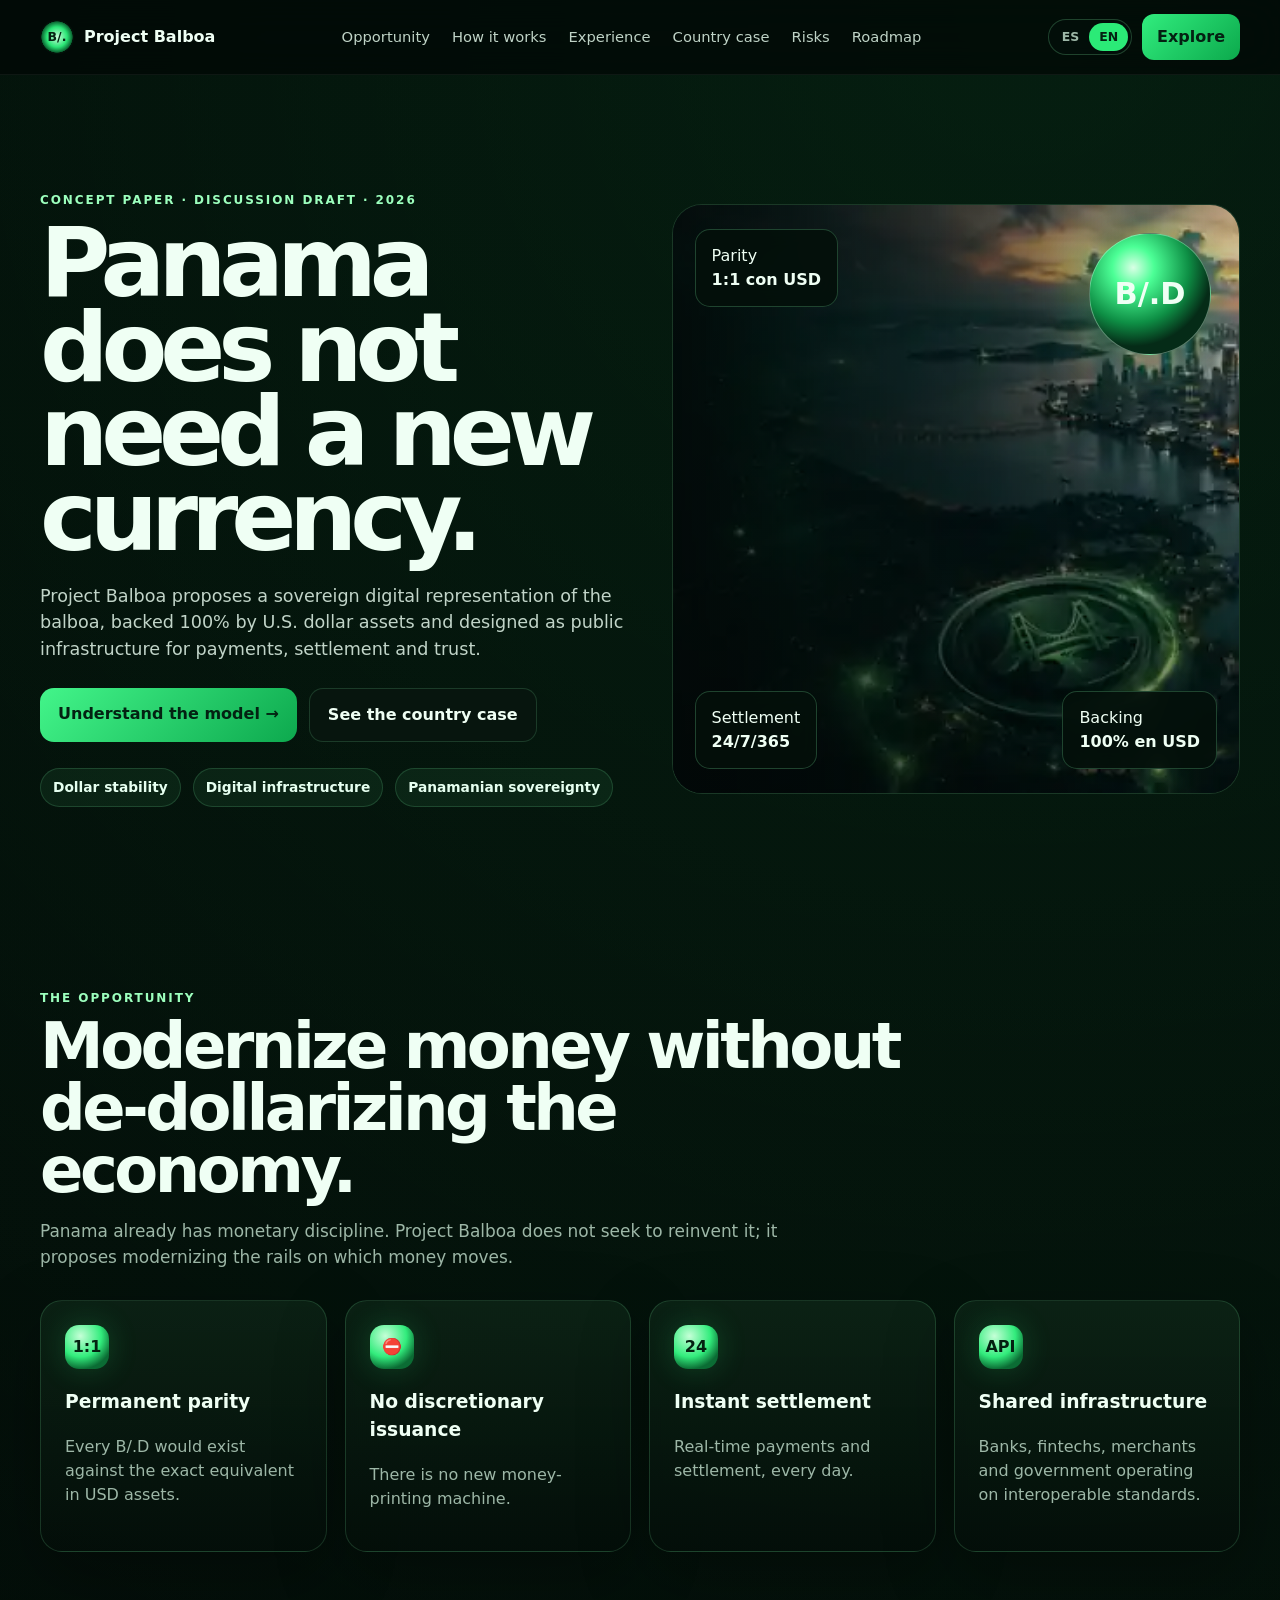
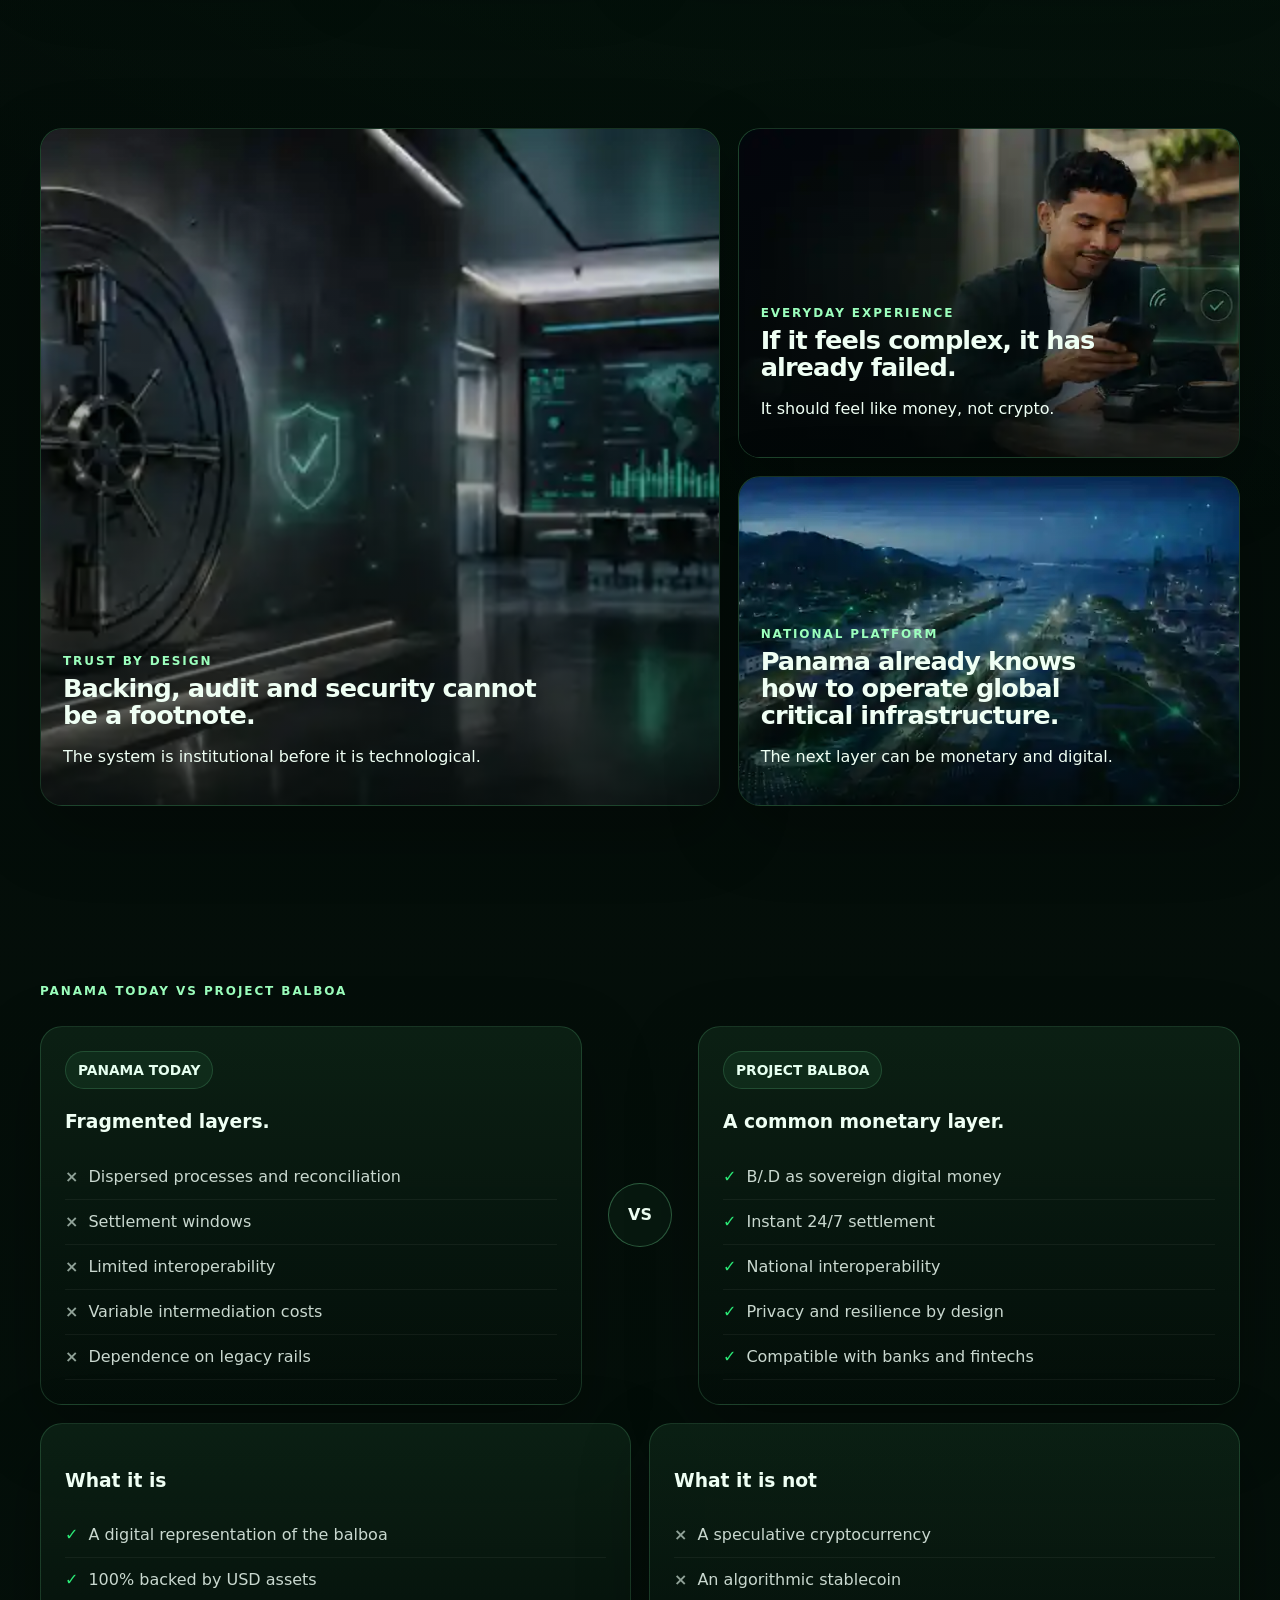
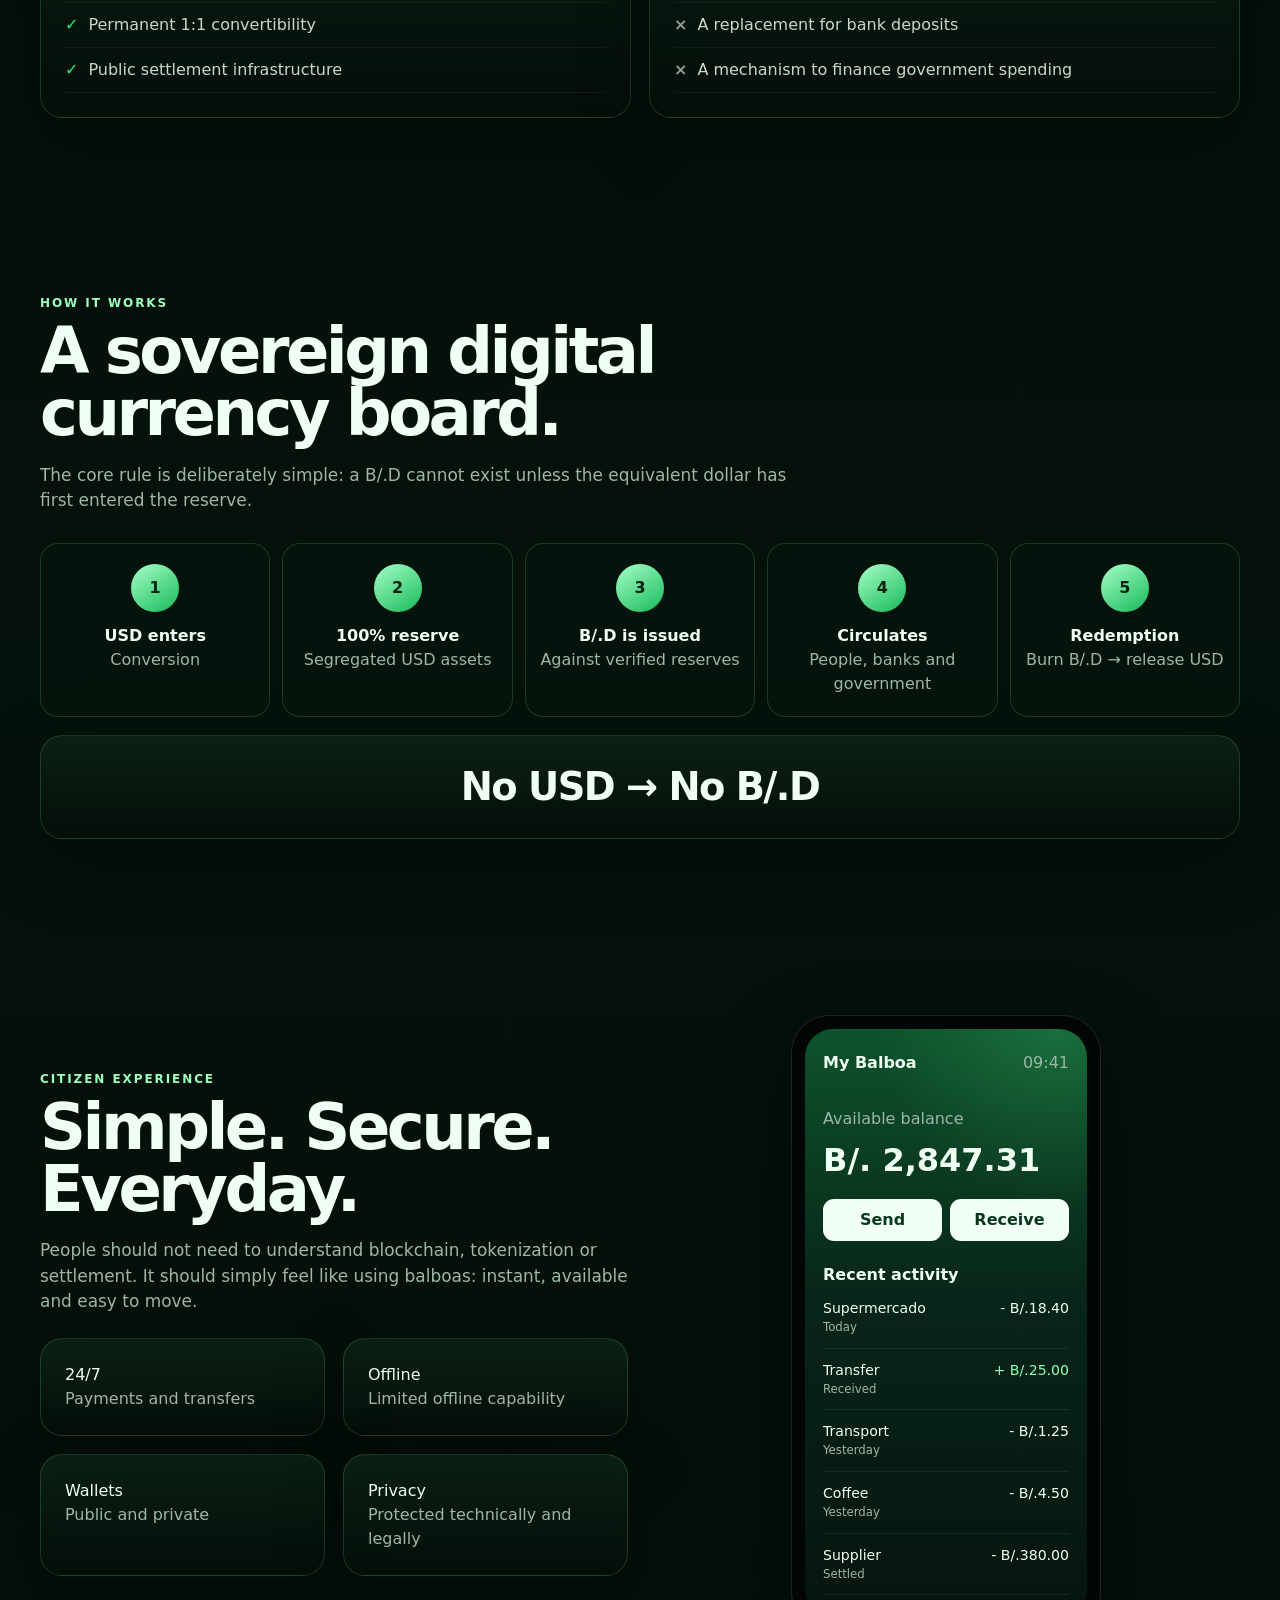
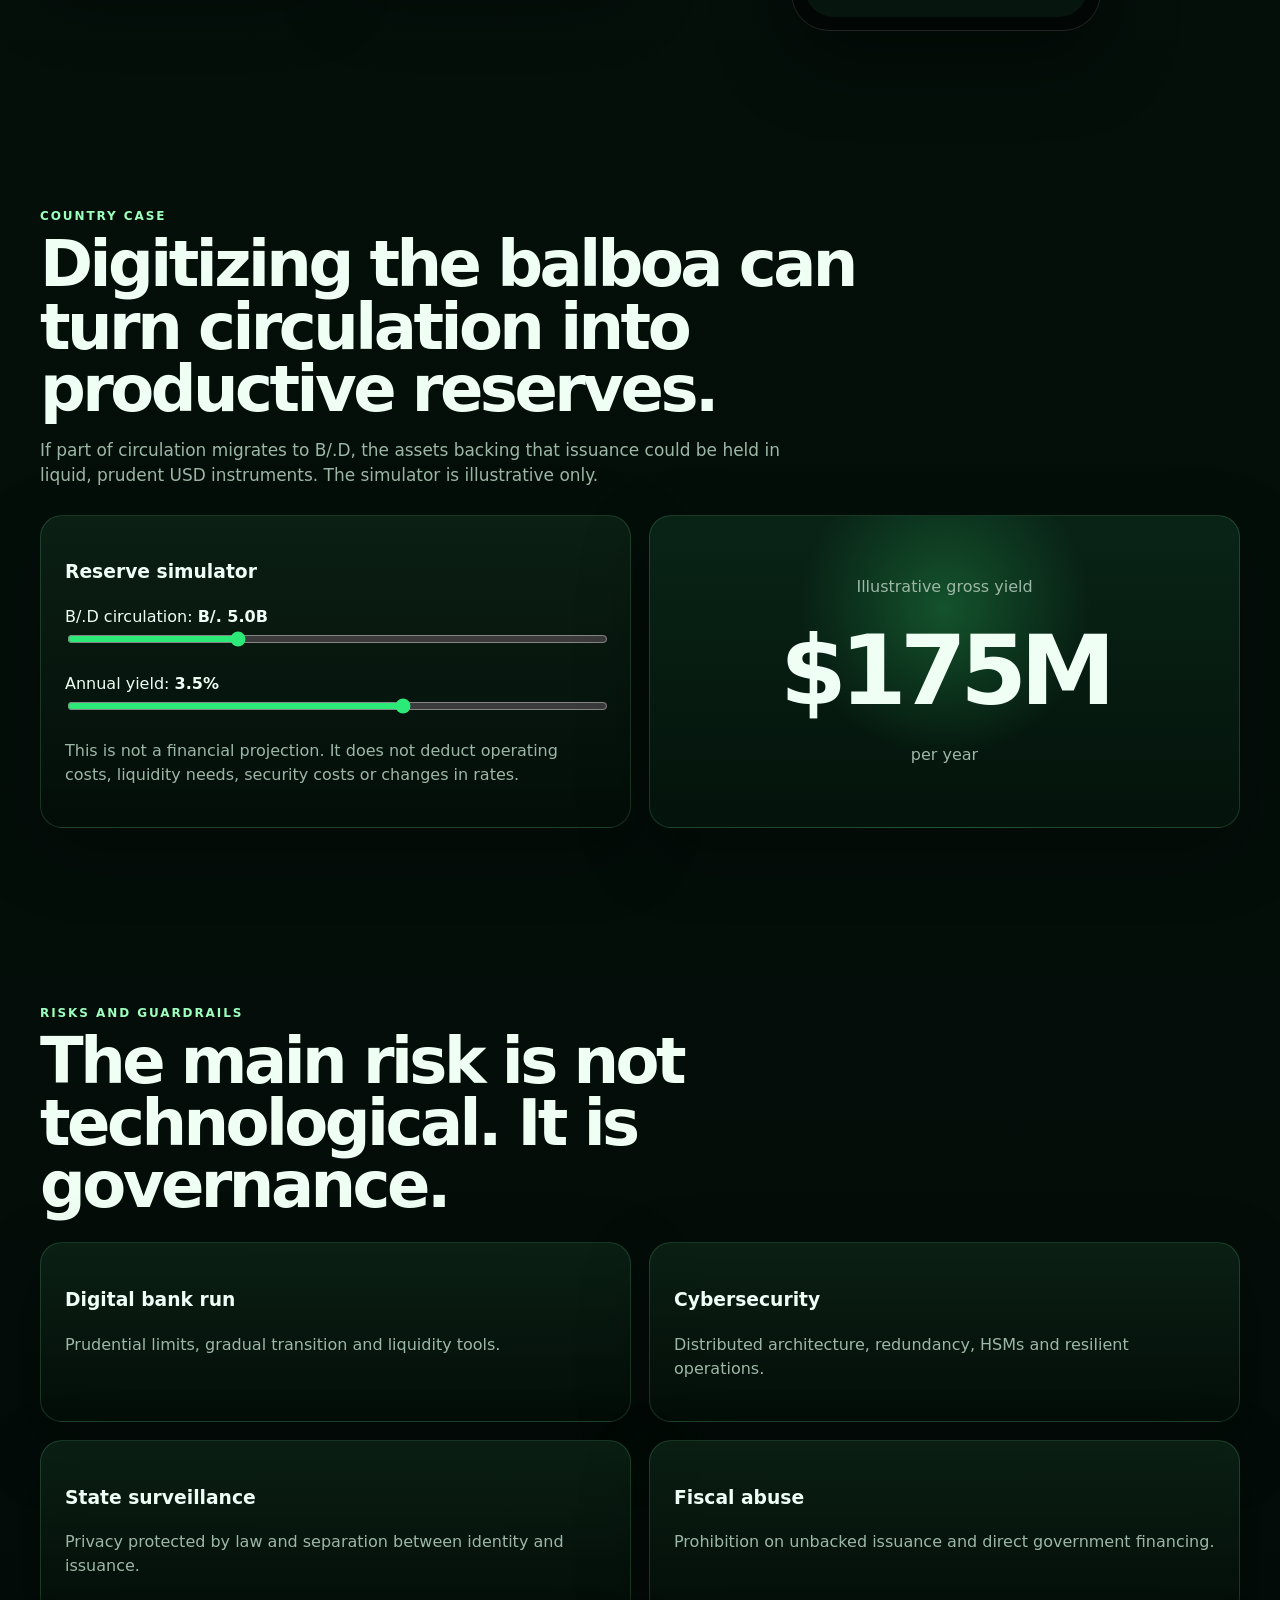
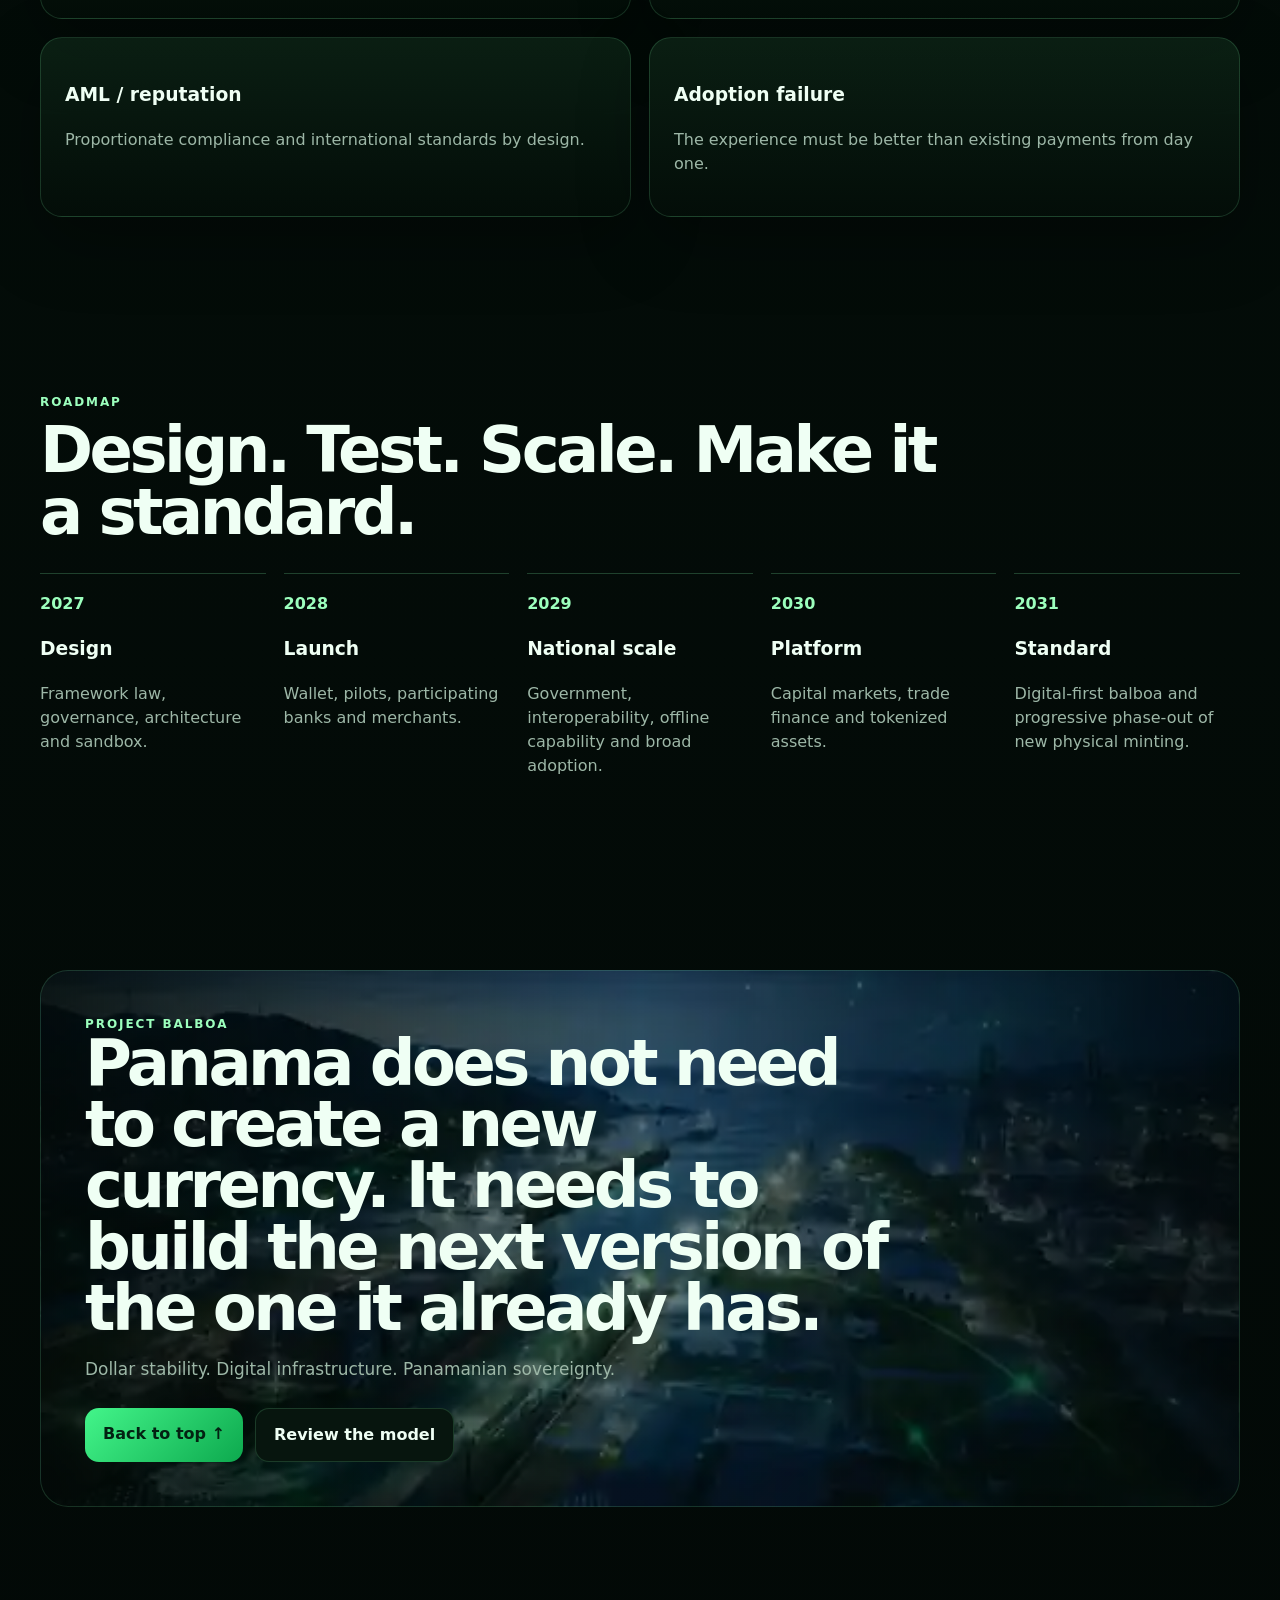
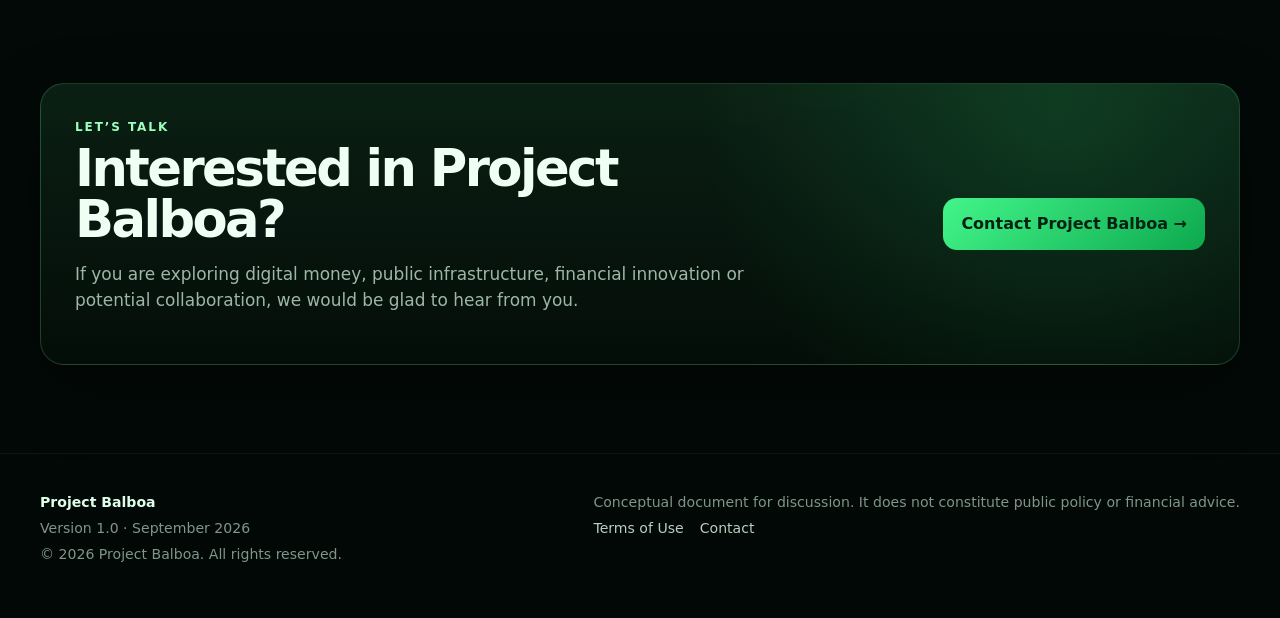
<file: index.html>
<!doctype html>
<html lang="es">
<head>
<meta charset="utf-8">
<meta name="viewport" content="width=device-width,initial-scale=1">
<meta name="theme-color" content="#041009">
<meta name="description" content="Project Balboa — estabilidad del dólar, infraestructura digital y soberanía panameña.">
<meta name="author" content="Project Balboa">
<meta name="copyright" content="© 2026 Project Balboa. All rights reserved.">
<meta name="robots" content="index,follow,max-image-preview:large">
<link rel="canonical" href="https://project-balboa.github.io/">
<meta property="og:type" content="website">
<meta property="og:site_name" content="Project Balboa">
<meta property="og:title" content="Project Balboa | Digital Sovereign Money Infrastructure">
<meta property="og:description" content="Dollar stability. Digital infrastructure. Panamanian sovereignty.">
<meta property="og:url" content="https://project-balboa.github.io/">
<meta property="og:image" content="https://project-balboa.github.io/assets/hero-panama.webp">
<meta property="og:image:alt" content="Project Balboa — Panama digital monetary infrastructure concept">
<meta property="og:locale" content="en_US">
<meta property="og:locale:alternate" content="es_PA">
<meta name="twitter:card" content="summary_large_image">
<meta name="twitter:title" content="Project Balboa | Digital Sovereign Money Infrastructure">
<meta name="twitter:description" content="Dollar stability. Digital infrastructure. Panamanian sovereignty.">
<meta name="twitter:image" content="https://project-balboa.github.io/assets/hero-panama.webp">
<title>Project Balboa | Infraestructura Monetaria Digital</title>
<style>
:root{--bg:#020806;--panel:#07140d;--panel2:#0a1d12;--text:#effff4;--muted:#9db7a7;--line:rgba(133,255,176,.16);--g:#2bea77;--g2:#9cffbd;--max:1200px;--r:22px}*{box-sizing:border-box}html{scroll-behavior:smooth}body{margin:0;background:radial-gradient(circle at 80% 0,rgba(37,255,119,.09),transparent 25%),linear-gradient(180deg,#020806,#05110b 45%,#020806);color:var(--text);font-family:Inter,ui-sans-serif,system-ui,-apple-system,"Segoe UI",sans-serif;line-height:1.5}a{color:inherit;text-decoration:none}img{display:block;width:100%}.wrap{width:min(var(--max),calc(100% - 40px));margin:auto}.section{padding:88px 0}.eyebrow{font-size:.75rem;letter-spacing:.16em;text-transform:uppercase;color:var(--g2);font-weight:800}.title{font-size:clamp(2.2rem,5vw,4.7rem);line-height:.97;letter-spacing:-.055em;margin:8px 0 18px;max-width:900px}.copy{max-width:760px;color:var(--muted);font-size:1.06rem}.grid{display:grid;gap:18px}.g2{grid-template-columns:repeat(2,minmax(0,1fr))}.g3{grid-template-columns:repeat(3,minmax(0,1fr))}.g4{grid-template-columns:repeat(4,minmax(0,1fr))}.card{border:1px solid var(--line);border-radius:var(--r);background:linear-gradient(180deg,rgba(14,39,24,.72),rgba(4,14,9,.8));overflow:hidden;box-shadow:0 24px 70px rgba(0,0,0,.3)}.pad{padding:24px}.muted{color:var(--muted)}.pill{display:inline-flex;padding:8px 12px;border-radius:999px;border:1px solid var(--line);background:rgba(35,103,61,.2);color:#e6fff0;font-size:.86rem;font-weight:750}.icon{width:44px;height:44px;border-radius:14px;display:grid;place-items:center;background:radial-gradient(circle at 35% 25%,#c5ffd7,#32ec7c 48%,#0b6c34 76%);color:#042111;font-weight:900;margin-bottom:14px;box-shadow:0 0 30px rgba(43,234,119,.2)}nav{position:sticky;top:0;z-index:50;background:rgba(2,8,6,.76);backdrop-filter:blur(18px);border-bottom:1px solid rgba(255,255,255,.05)}.nav{height:74px;display:flex;align-items:center;justify-content:space-between;gap:24px}.brand{font-weight:900;display:flex;align-items:center;gap:10px}.mark{width:34px;height:34px;border-radius:50%;display:grid;place-items:center;background:radial-gradient(circle,#c9ffda,#2ae575 42%,#0b6632 64%,#03130a 66%);color:#062313;font-size:.78rem}.links{display:flex;gap:22px;color:#bfd3c6;font-size:.92rem}.cta{padding:11px 15px;border-radius:12px;background:linear-gradient(135deg,#31ed7e,#0ca94c);color:#042112;font-weight:900}.hero{min-height:calc(100vh - 74px);display:flex;align-items:center;padding:66px 0 44px}.heroGrid{display:grid;grid-template-columns:1.02fr .98fr;gap:40px;align-items:center}.hero h1{font-size:clamp(3.4rem,7.5vw,7rem);line-height:.88;letter-spacing:-.075em;margin:12px 0 24px}.hero p{font-size:1.1rem;color:#c1d4c8;max-width:650px}.buttons{display:flex;gap:12px;flex-wrap:wrap;margin-top:26px}.btn{padding:14px 18px;border-radius:14px;border:1px solid var(--line);background:#07150e;font-weight:850}.btn.primary{background:linear-gradient(135deg,#43f58a,#0da94e);color:#032212;border:0}.heroVisual{position:relative;min-height:590px;border:1px solid var(--line);border-radius:30px;overflow:hidden;background:#06120c}.heroVisual img{position:absolute;inset:0;height:100%;object-fit:cover}.heroVisual:after{content:"";position:absolute;inset:0;background:linear-gradient(90deg,rgba(2,8,6,.76),rgba(2,8,6,.12)),linear-gradient(180deg,rgba(0,0,0,.03),rgba(0,0,0,.38))}.coin{position:absolute;right:28px;top:28px;z-index:2;width:122px;height:122px;border-radius:50%;display:grid;place-items:center;font-size:1.9rem;font-weight:900;background:radial-gradient(circle at 36% 28%,#d9ffe5,#4cff96 18%,#0e8f45 48%,#052b17 68%);border:1px solid rgba(217,255,229,.4);box-shadow:0 0 65px rgba(43,234,119,.38)}.float{position:absolute;z-index:2;padding:14px 16px;border-radius:15px;border:1px solid rgba(133,255,176,.22);background:rgba(4,16,10,.9);backdrop-filter:blur(10px)}.float b{display:block}.f1{left:22px;top:24px}.f2{left:22px;bottom:24px}.f3{right:22px;bottom:24px}.mosaic{display:grid;grid-template-columns:1.15fr .85fr;gap:18px}.photo{position:relative;min-height:330px}.photo.tall{min-height:520px}.photo img{height:100%;object-fit:cover}.photo:after{content:"";position:absolute;inset:0;background:linear-gradient(180deg,rgba(2,8,6,.02),rgba(2,8,6,.72))}.label{position:absolute;left:22px;bottom:20px;z-index:2;max-width:74%}.label h3{font-size:1.6rem;line-height:1.05;letter-spacing:-.035em;margin:5px 0}.stack{display:grid;gap:18px}.compare{display:grid;grid-template-columns:1fr 80px 1fr;gap:18px;align-items:stretch;margin-top:26px}.vs{display:grid;place-items:center}.vs span{width:64px;height:64px;border-radius:50%;display:grid;place-items:center;border:1px solid rgba(133,255,176,.3);background:#07180f;font-weight:900}ul.clean{list-style:none;padding:0;margin:16px 0 0}ul.clean li{padding:10px 0;border-bottom:1px solid rgba(255,255,255,.05);color:#c9d8cf}ul.clean li:before{content:"✓";color:var(--g);font-weight:900;margin-right:10px}ul.clean.no li:before{content:"×";color:#90a298}.rule{text-align:center;margin-top:18px;padding:22px;font-size:clamp(1.5rem,3vw,2.5rem);font-weight:900;letter-spacing:-.04em}.steps{display:grid;grid-template-columns:repeat(5,1fr);gap:12px;margin-top:30px}.step{text-align:center;padding:20px 12px;border-radius:18px;border:1px solid var(--line);background:rgba(6,23,14,.62)}.num{width:48px;height:48px;border-radius:50%;display:grid;place-items:center;margin:0 auto 12px;background:linear-gradient(145deg,#a8ffc7,#16b95b);color:#042112;font-weight:900}.experience{display:grid;grid-template-columns:1fr 1fr;gap:24px;align-items:center}.phone{width:310px;margin:auto;padding:13px;border-radius:38px;background:#020604;border:1px solid rgba(255,255,255,.12);box-shadow:0 30px 75px rgba(0,0,0,.44)}.screen{min-height:560px;border-radius:28px;padding:22px 18px;background:radial-gradient(circle at 90% 0,rgba(94,255,149,.16),transparent 28%),linear-gradient(180deg,#0d532b,#082519 46%,#06150e)}.balance{font-size:2rem;font-weight:900;margin:5px 0 15px}.actions{display:flex;gap:8px}.action{flex:1;text-align:center;background:#f1fff5;color:#08371f;border-radius:11px;padding:9px;font-weight:900}.tx{display:flex;justify-content:space-between;padding:11px 0;border-bottom:1px solid rgba(255,255,255,.07);font-size:.88rem}.tx small{display:block;color:#9eb6a7}.plus{color:#8effb3}.calc{display:grid;grid-template-columns:1fr 1fr;gap:18px;margin-top:26px}.range{margin:18px 0}input[type=range]{width:100%;accent-color:#2bea77}.result{min-height:300px;display:flex;flex-direction:column;justify-content:center;align-items:center;text-align:center;background:radial-gradient(circle at 50% 30%,rgba(61,255,126,.23),transparent 40%),linear-gradient(180deg,#092417,#04130b)}.result strong{font-size:clamp(3.2rem,8vw,6rem);letter-spacing:-.07em}.risk{display:grid;grid-template-columns:1fr 1fr;gap:18px;margin-top:26px}.timeline{display:grid;grid-template-columns:repeat(5,1fr);gap:18px;margin-top:30px}.phase{border-top:1px solid rgba(133,255,176,.22);padding-top:18px}.phase .year{color:var(--g2);font-weight:900}.closing{position:relative;padding:44px;border-radius:28px;overflow:hidden;border:1px solid var(--line);background:linear-gradient(90deg,rgba(2,8,6,.91),rgba(2,8,6,.48),rgba(2,8,6,.8)),url('assets/canal-logistics.webp') center/cover}.closing h2{font-size:clamp(2.5rem,5vw,4.8rem);line-height:.96;letter-spacing:-.055em;max-width:820px;margin:0 0 16px}footer{padding:38px 0 52px;border-top:1px solid rgba(255,255,255,.05);color:#7f9688;font-size:.88rem}.foot{display:flex;justify-content:space-between;gap:20px;flex-wrap:wrap}.reveal{opacity:0;transform:translateY(16px);transition:.65s ease}.reveal.on{opacity:1;transform:none}@media(max-width:900px){.links{display:none}.heroGrid,.mosaic,.g4,.g3,.g2,.experience,.calc,.risk,.compare{grid-template-columns:1fr}.steps,.timeline{grid-template-columns:1fr}.heroVisual{min-height:470px}.vs{padding:6px}}@media(max-width:620px){.wrap{width:min(var(--max),calc(100% - 24px))}.section{padding:64px 0}.hero{padding-top:42px}.hero h1{font-size:3.45rem}.heroVisual{min-height:410px}.coin{width:92px;height:92px;font-size:1.35rem;right:14px;top:14px}.float{font-size:.78rem;padding:10px}.f1,.f2{left:12px}.f3{right:12px}.closing{padding:26px}}
</style>
<link rel="stylesheet" href="assets/bilingual.css">
</head>
<body>
<nav><div class="wrap nav"><a class="brand" href="#inicio"><span class="mark">B/.</span>Project Balboa</a><div class="links"><a href="#oportunidad">Oportunidad</a><a href="#como">Cómo funciona</a><a href="#experiencia">Experiencia</a><a href="#caso">Caso país</a><a href="#riesgos">Riesgos</a><a href="#hoja">Hoja de ruta</a></div><div class="nav-actions"><div class="lang-toggle" role="group" aria-label="Language selector"><button id="langEs" type="button" aria-pressed="true">ES</button><button id="langEn" type="button" aria-pressed="false">EN</button></div><a class="cta" href="#como">Explorar</a></div></div></nav>
<main id="inicio">
<section class="hero"><div class="wrap heroGrid"><div class="reveal"><div class="eyebrow">Concept Paper · Discussion Draft · 2026</div><h1>Panamá no necesita una moneda nueva.</h1><p>Project Balboa propone una representación digital soberana del balboa, respaldada 100% por activos en dólares estadounidenses y diseñada como infraestructura pública de pagos, liquidación y confianza.</p><div class="buttons"><a class="btn primary" href="#como">Entender el modelo →</a><a class="btn" href="#caso">Ver el caso país</a></div><div class="buttons"><span class="pill">Estabilidad del dólar</span><span class="pill">Infraestructura digital</span><span class="pill">Soberanía panameña</span></div></div><div class="heroVisual reveal"><img src="assets/hero-panama.webp" alt="Panamá y su infraestructura digital"><div class="coin">B/.D</div><div class="float f1">Paridad<b>1:1 con USD</b></div><div class="float f2">Liquidación<b>24/7/365</b></div><div class="float f3">Respaldo<b>100% en USD</b></div></div></div></section>
<section id="oportunidad" class="section"><div class="wrap"><div class="eyebrow reveal">La oportunidad</div><h2 class="title reveal">Modernizar el dinero sin desdolarizar la economía.</h2><p class="copy reveal">Panamá ya tiene la disciplina monetaria. Project Balboa no pretende reinventarla: propone modernizar los rails sobre los cuales circula el dinero.</p><div class="grid g4" style="margin-top:30px"><div class="card reveal"><div class="pad"><div class="icon">1:1</div><h3>Paridad permanente</h3><p class="muted">Cada B/.D existiría contra el equivalente exacto en activos USD.</p></div></div><div class="card reveal"><div class="pad"><div class="icon">⛔</div><h3>Sin emisión discrecional</h3><p class="muted">No hay una nueva máquina de imprimir dinero.</p></div></div><div class="card reveal"><div class="pad"><div class="icon">24</div><h3>Settlement instantáneo</h3><p class="muted">Pagos y liquidación en tiempo real, todos los días.</p></div></div><div class="card reveal"><div class="pad"><div class="icon">API</div><h3>Infraestructura común</h3><p class="muted">Bancos, fintechs, comercios y Estado sobre estándares interoperables.</p></div></div></div></div></section>
<section class="section"><div class="wrap"><div class="mosaic"><article class="card photo tall reveal"><img src="assets/trust-vault.webp" alt="Bóveda y sistema de monitoreo"><div class="label"><div class="eyebrow">Confianza por diseño</div><h3>Respaldo, auditoría y seguridad no pueden ser una nota al pie.</h3><p>El fundamento del sistema es institucional antes que tecnológico.</p></div></article><div class="stack"><article class="card photo reveal"><img src="assets/payments-cafe.webp" alt="Pago digital cotidiano"><div class="label"><div class="eyebrow">Experiencia cotidiana</div><h3>Si parece complejo, ya perdió.</h3><p>Debe sentirse como dinero, no como crypto.</p></div></article><article class="card photo reveal"><img src="assets/canal-logistics.webp" alt="Canal de Panamá y logística"><div class="label"><div class="eyebrow">Plataforma país</div><h3>Panamá ya sabe operar infraestructura crítica global.</h3><p>La próxima capa puede ser monetaria y digital.</p></div></article></div></div></div></section>
<section class="section"><div class="wrap"><div class="eyebrow reveal">Panamá hoy vs Project Balboa</div><div class="compare"><div class="card reveal"><div class="pad"><span class="pill">PANAMÁ HOY</span><h3>Capas fragmentadas.</h3><ul class="clean no"><li>Procesos y conciliaciones dispersas</li><li>Horarios de liquidación</li><li>Infraestructura poco interoperable</li><li>Costos variables de intermediación</li><li>Dependencia de rails heredados</li></ul></div></div><div class="vs reveal"><span>VS</span></div><div class="card reveal"><div class="pad"><span class="pill">PROJECT BALBOA</span><h3>Una capa monetaria común.</h3><ul class="clean"><li>B/.D como dinero soberano digital</li><li>Settlement instantáneo 24/7</li><li>Interoperabilidad nacional</li><li>Privacidad y resiliencia por diseño</li><li>Compatible con banca y fintechs</li></ul></div></div></div><div class="grid g2" style="margin-top:18px"><div class="card reveal"><div class="pad"><h3>Qué es</h3><ul class="clean"><li>Representación digital del balboa</li><li>Respaldo 100% en activos USD</li><li>Convertibilidad permanente 1:1</li><li>Infraestructura pública de settlement</li></ul></div></div><div class="card reveal"><div class="pad"><h3>Qué no es</h3><ul class="clean no"><li>Criptomoneda especulativa</li><li>Stablecoin algorítmica</li><li>Reemplazo de depósitos bancarios</li><li>Mecanismo para financiar al Gobierno</li></ul></div></div></div></div></section>
<section id="como" class="section"><div class="wrap"><div class="eyebrow reveal">Cómo funciona</div><h2 class="title reveal">Un currency board digital soberano.</h2><p class="copy reveal">La regla central es brutalmente simple: no puede existir un B/.D si el dólar equivalente no ha entrado primero a la reserva.</p><div class="steps"><div class="step reveal"><div class="num">1</div><b>Entra USD</b><div class="muted">Conversión</div></div><div class="step reveal"><div class="num">2</div><b>Reserva 100%</b><div class="muted">Activos USD segregados</div></div><div class="step reveal"><div class="num">3</div><b>Se emite B/.D</b><div class="muted">Contra reserva verificada</div></div><div class="step reveal"><div class="num">4</div><b>Circula</b><div class="muted">Personas, bancos y Estado</div></div><div class="step reveal"><div class="num">5</div><b>Redención</b><div class="muted">Burn B/.D → libera USD</div></div></div><div class="card rule reveal">No USD → No B/.D</div></div></section>
<section id="experiencia" class="section"><div class="wrap experience"><div class="reveal"><div class="eyebrow">Experiencia ciudadana</div><h2 class="title">Simple. Segura. Cotidiana.</h2><p class="copy">El usuario no debería necesitar entender blockchain, tokenización o settlement. Debería sentir que está usando balboas: instantáneos, disponibles y fáciles de mover.</p><div class="grid g2" style="margin-top:24px"><div class="card"><div class="pad"><div class="stat">24/7</div><div class="muted">Pagos y transferencias</div></div></div><div class="card"><div class="pad"><div class="stat">Offline</div><div class="muted">Capacidad limitada sin conexión</div></div></div><div class="card"><div class="pad"><div class="stat">Wallets</div><div class="muted">Públicas y privadas</div></div></div><div class="card"><div class="pad"><div class="stat">Privacidad</div><div class="muted">Protegida técnica y legalmente</div></div></div></div></div><div class="phone reveal"><div class="screen"><div style="display:flex;justify-content:space-between"><b>Mi Balboa</b><span class="muted">09:41</span></div><div class="muted" style="margin-top:32px">Saldo disponible</div><div class="balance">B/. 2,847.31</div><div class="actions"><div class="action">Enviar</div><div class="action">Recibir</div></div><div style="margin-top:22px;font-weight:800">Actividad reciente</div><div class="tx"><div>Supermercado<small>Hoy</small></div><div>- B/.18.40</div></div><div class="tx"><div>Transferencia<small>Recibida</small></div><div class="plus">+ B/.25.00</div></div><div class="tx"><div>Transporte<small>Ayer</small></div><div>- B/.1.25</div></div><div class="tx"><div>Café<small>Ayer</small></div><div>- B/.4.50</div></div><div class="tx"><div>Proveedor<small>Liquidado</small></div><div>- B/.380.00</div></div></div></div></div></section>
<section id="caso" class="section"><div class="wrap"><div class="eyebrow reveal">Caso país</div><h2 class="title reveal">Digitalizar la representación del balboa puede convertir circulación en reservas productivas.</h2><p class="copy reveal">Si parte de la circulación migra a B/.D, los activos que respaldan esa emisión podrían mantenerse en instrumentos USD líquidos y prudentes. El simulador es exclusivamente ilustrativo.</p><div class="calc"><div class="card reveal"><div class="pad"><h3>Simulador de reservas</h3><div class="range"><label>Circulación B/.D: <b id="cLabel">B/. 5.0B</b></label><input id="circ" type="range" min="0.5" max="15" step="0.5" value="5"></div><div class="range"><label>Rendimiento anual: <b id="yLabel">3.5%</b></label><input id="yield" type="range" min="1" max="5" step="0.1" value="3.5"></div><p class="muted">No es una proyección financiera. No descuenta costos operativos, liquidez, seguridad ni cambios en tasas.</p></div></div><div class="card result reveal"><span class="muted">Rendimiento bruto ilustrativo</span><strong id="result">$175M</strong><span class="muted">por año</span></div></div></div></section>
<section id="riesgos" class="section"><div class="wrap"><div class="eyebrow reveal">Riesgos y guardrails</div><h2 class="title reveal">El principal riesgo no es tecnológico. Es de gobernanza.</h2><div class="risk"><div class="card reveal"><div class="pad"><h3>Corrida bancaria digital</h3><p class="muted">Límites prudenciales, transición gradual y herramientas de liquidez.</p></div></div><div class="card reveal"><div class="pad"><h3>Ciberseguridad</h3><p class="muted">Arquitectura distribuida, redundancia, HSM y operación resiliente.</p></div></div><div class="card reveal"><div class="pad"><h3>Vigilancia estatal</h3><p class="muted">Privacidad protegida por ley y separación entre identidad y emisión.</p></div></div><div class="card reveal"><div class="pad"><h3>Abuso fiscal</h3><p class="muted">Prohibición de emisión sin respaldo y de financiamiento directo al Gobierno.</p></div></div><div class="card reveal"><div class="pad"><h3>AML / reputación</h3><p class="muted">Cumplimiento proporcional y estándares internacionales desde el diseño.</p></div></div><div class="card reveal"><div class="pad"><h3>Falla de adopción</h3><p class="muted">La experiencia tiene que ser superior a los pagos existentes desde el primer día.</p></div></div></div></div></section>
<section id="hoja" class="section"><div class="wrap"><div class="eyebrow reveal">Hoja de ruta</div><h2 class="title reveal">Diseñar. Probar. Escalar. Convertirlo en estándar.</h2><div class="timeline"><div class="phase reveal"><div class="year">2027</div><h3>Diseño</h3><p class="muted">Ley marco, gobernanza, arquitectura y sandbox.</p></div><div class="phase reveal"><div class="year">2028</div><h3>Lanzamiento</h3><p class="muted">Wallet, pilotos, bancos participantes y comercios.</p></div><div class="phase reveal"><div class="year">2029</div><h3>Escala nacional</h3><p class="muted">Estado, interoperabilidad, offline y adopción amplia.</p></div><div class="phase reveal"><div class="year">2030</div><h3>Plataforma</h3><p class="muted">Capital markets, trade finance y activos tokenizados.</p></div><div class="phase reveal"><div class="year">2031</div><h3>Estándar</h3><p class="muted">Balboa digital-first y retiro progresivo de nueva acuñación física.</p></div></div></div></section>
<section class="section"><div class="wrap"><div class="closing reveal"><div class="eyebrow">Project Balboa</div><h2>Panamá no necesita crear una nueva moneda. Necesita construir la próxima versión de la que ya tiene.</h2><p class="copy">Estabilidad del dólar. Infraestructura digital. Soberanía panameña.</p><div class="buttons"><a class="btn primary" href="#inicio">Volver arriba ↑</a><a class="btn" href="#como">Revisar el modelo</a></div></div></div></section>
<section id="contact" class="section"><div class="wrap"><div class="contact-card reveal"><div><div class="eyebrow">Conversemos</div><h2>¿Interesado en Project Balboa?</h2><p class="copy">Si estás explorando dinero digital, infraestructura pública, innovación financiera o posibles colaboraciones, nos interesa conversar.</p></div><div class="contact-action"><a id="contactLink" class="btn primary" href="#" data-u="projectdigitalbalboa" data-d="gmail.com">Contactar Project Balboa →</a></div></div></div></section>
</main>
<footer><div class="wrap foot"><div class="footer-meta"><b style="color:#dfffea">Project Balboa</b><span>Versión 1.0 · septiembre de 2026</span><span>© 2026 Project Balboa. Todos los derechos reservados.</span></div><div class="footer-meta"><span>Documento conceptual para discusión. No constituye política pública ni asesoría financiera.</span><div class="footer-links"><a id="termsLink" href="terms.html?lang=es">Términos de uso</a><a href="#contact">Contacto</a></div></div></div></footer>
<script>const els=document.querySelectorAll('.reveal');const io=new IntersectionObserver(es=>es.forEach(e=>{if(e.isIntersecting)e.target.classList.add('on')}),{threshold:.07});els.forEach(e=>io.observe(e));const c=document.getElementById('circ'),y=document.getElementById('yield'),cl=document.getElementById('cLabel'),yl=document.getElementById('yLabel'),r=document.getElementById('result');function calc(){const cv=+c.value,yv=+y.value,m=cv*1000*(yv/100);cl.textContent=`B/. ${cv.toFixed(1)}B`;yl.textContent=`${yv.toFixed(1)}%`;r.textContent=m>=1000?`$${(m/1000).toFixed(2)}B`:`$${Math.round(m)}M`}c.addEventListener('input',calc);y.addEventListener('input',calc);calc();</script>
<script src="assets/i18n.js?v=20260902-verified"></script>
</body>
</html>
</file>
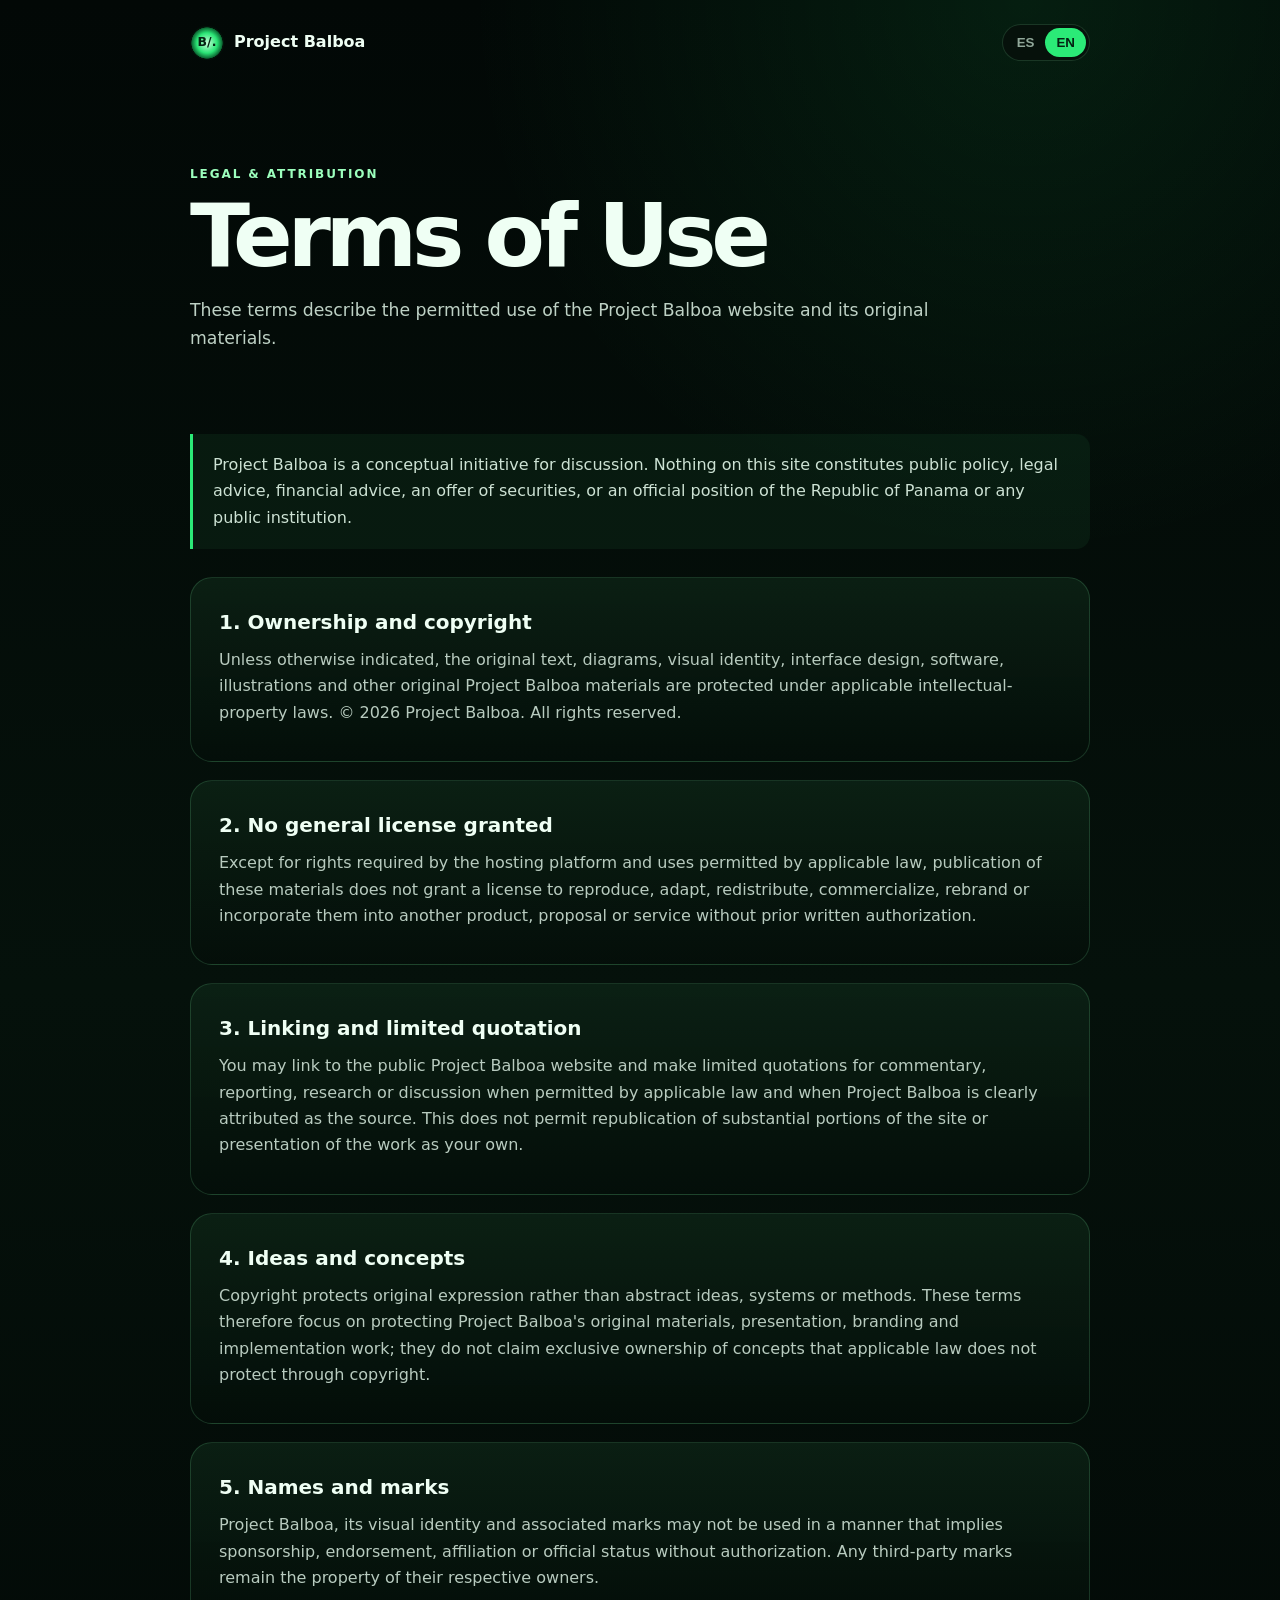
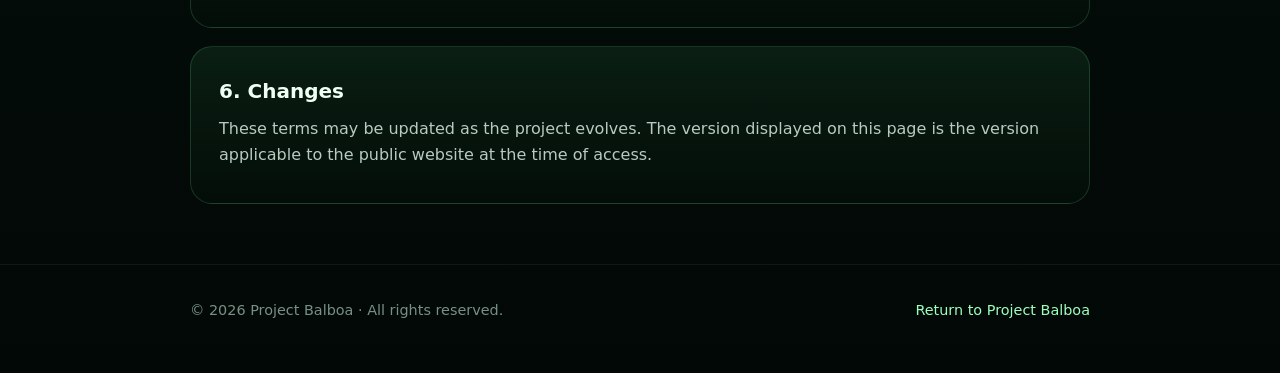
<file: terms.html>
<!doctype html>
<html lang="en">
<head>
<meta charset="utf-8">
<meta name="viewport" content="width=device-width,initial-scale=1">
<meta name="theme-color" content="#041009">
<meta name="robots" content="index,follow">
<meta name="description" content="Project Balboa Terms of Use and intellectual property notice.">
<link rel="canonical" href="https://project-balboa.github.io/terms.html">
<title>Project Balboa | Terms of Use</title>
<style>
:root{--bg:#020806;--panel:#07140d;--text:#effff4;--muted:#9db7a7;--line:rgba(133,255,176,.16);--g:#2bea77;--g2:#9cffbd;--max:900px}*{box-sizing:border-box}body{margin:0;background:radial-gradient(circle at 80% 0,rgba(37,255,119,.09),transparent 25%),linear-gradient(180deg,#020806,#05110b 50%,#020806);color:var(--text);font-family:Inter,ui-sans-serif,system-ui,-apple-system,"Segoe UI",sans-serif;line-height:1.65}a{color:var(--g2);text-decoration:none}.wrap{width:min(var(--max),calc(100% - 36px));margin:auto}.top{padding:24px 0;display:flex;justify-content:space-between;align-items:center;gap:16px}.brand{font-weight:900;color:var(--text);display:flex;align-items:center;gap:10px}.mark{width:34px;height:34px;border-radius:50%;display:grid;place-items:center;background:radial-gradient(circle,#c9ffda,#2ae575 42%,#0b6632 64%,#03130a 66%);color:#062313;font-size:.78rem}.toggle{display:flex;border:1px solid var(--line);border-radius:999px;padding:3px;background:#06110b}.toggle button{border:0;background:transparent;color:#91a89a;padding:7px 11px;border-radius:999px;font-weight:850;cursor:pointer}.toggle button.active{background:var(--g);color:#042112}.hero{padding:80px 0 36px}.eyebrow{font-size:.75rem;letter-spacing:.16em;text-transform:uppercase;color:var(--g2);font-weight:800}.hero h1{font-size:clamp(3rem,8vw,5.5rem);line-height:.94;letter-spacing:-.06em;margin:10px 0 18px}.intro{font-size:1.08rem;color:#bed1c5;max-width:760px}.card{margin:18px 0;padding:28px;border:1px solid var(--line);border-radius:22px;background:linear-gradient(180deg,rgba(14,39,24,.7),rgba(4,14,9,.8))}.card h2{margin:0 0 8px;font-size:1.25rem}.card p{margin:7px 0;color:#b8cbbf}.notice{border-left:3px solid var(--g);padding:18px 20px;background:rgba(33,125,67,.12);color:#cde2d4;margin:28px 0;border-radius:0 14px 14px 0}footer{margin-top:60px;padding:34px 0 50px;border-top:1px solid rgba(255,255,255,.06);color:#789083;font-size:.9rem}.foot{display:flex;justify-content:space-between;gap:20px;flex-wrap:wrap}@media(max-width:620px){.hero{padding-top:48px}.card{padding:22px}}
</style>
</head>
<body>
<div class="wrap top"><a class="brand" id="back" href="./"><span class="mark">B/.</span>Project Balboa</a><div class="toggle" aria-label="Language"><button id="esBtn">ES</button><button id="enBtn">EN</button></div></div>
<main class="wrap">
<section class="hero"><div class="eyebrow" data-i18n="eyebrow">Legal & attribution</div><h1 data-i18n="title">Terms of Use</h1><p class="intro" data-i18n="intro">These terms describe the permitted use of the Project Balboa website and its original materials.</p></section>
<div class="notice" data-i18n="notice">Project Balboa is a conceptual initiative for discussion. Nothing on this site constitutes public policy, legal advice, financial advice, an offer of securities, or an official position of the Republic of Panama or any public institution.</div>
<section class="card"><h2 data-i18n="ownershipTitle">1. Ownership and copyright</h2><p data-i18n="ownership">Unless otherwise indicated, the original text, diagrams, visual identity, interface design, software, illustrations and other original Project Balboa materials are protected under applicable intellectual-property laws. © 2026 Project Balboa. All rights reserved.</p></section>
<section class="card"><h2 data-i18n="licenseTitle">2. No general license granted</h2><p data-i18n="license">Except for rights required by the hosting platform and uses permitted by applicable law, publication of these materials does not grant a license to reproduce, adapt, redistribute, commercialize, rebrand or incorporate them into another product, proposal or service without prior written authorization.</p></section>
<section class="card"><h2 data-i18n="sharingTitle">3. Linking and limited quotation</h2><p data-i18n="sharing">You may link to the public Project Balboa website and make limited quotations for commentary, reporting, research or discussion when permitted by applicable law and when Project Balboa is clearly attributed as the source. This does not permit republication of substantial portions of the site or presentation of the work as your own.</p></section>
<section class="card"><h2 data-i18n="ideasTitle">4. Ideas and concepts</h2><p data-i18n="ideas">Copyright protects original expression rather than abstract ideas, systems or methods. These terms therefore focus on protecting Project Balboa's original materials, presentation, branding and implementation work; they do not claim exclusive ownership of concepts that applicable law does not protect through copyright.</p></section>
<section class="card"><h2 data-i18n="trademarksTitle">5. Names and marks</h2><p data-i18n="trademarks">Project Balboa, its visual identity and associated marks may not be used in a manner that implies sponsorship, endorsement, affiliation or official status without authorization. Any third-party marks remain the property of their respective owners.</p></section>
<section class="card"><h2 data-i18n="changesTitle">6. Changes</h2><p data-i18n="changes">These terms may be updated as the project evolves. The version displayed on this page is the version applicable to the public website at the time of access.</p></section>
</main>
<footer><div class="wrap foot"><div>© 2026 Project Balboa · <span data-i18n="rights">All rights reserved.</span></div><div><a id="homeLink" href="./" data-i18n="return">Return to Project Balboa</a></div></div></footer>
<script>
const T={es:{eyebrow:'Legal y atribución',title:'Términos de uso',intro:'Estos términos describen el uso permitido del sitio web de Project Balboa y de sus materiales originales.',notice:'Project Balboa es una iniciativa conceptual para discusión. Nada en este sitio constituye política pública, asesoría legal o financiera, una oferta de valores ni una posición oficial de la República de Panamá o de institución pública alguna.',ownershipTitle:'1. Titularidad y derecho de autor',ownership:'Salvo indicación contraria, los textos, diagramas, identidad visual, diseño de interfaz, software, ilustraciones y demás materiales originales de Project Balboa están protegidos por las leyes aplicables de propiedad intelectual. © 2026 Project Balboa. Todos los derechos reservados.',licenseTitle:'2. No se concede una licencia general',license:'Salvo los derechos necesarios para la plataforma de alojamiento y los usos permitidos por la legislación aplicable, la publicación de estos materiales no concede licencia para reproducirlos, adaptarlos, redistribuirlos, comercializarlos, cambiarles la marca o incorporarlos a otro producto, propuesta o servicio sin autorización previa por escrito.',sharingTitle:'3. Enlaces y citas limitadas',sharing:'Se permite enlazar al sitio público de Project Balboa y realizar citas limitadas para comentario, prensa, investigación o discusión cuando lo permita la legislación aplicable y se atribuya claramente a Project Balboa como fuente. Esto no autoriza la republicación de porciones sustanciales del sitio ni la presentación del trabajo como propio.',ideasTitle:'4. Ideas y conceptos',ideas:'El derecho de autor protege la expresión original y no las ideas, sistemas o métodos abstractos. Por ello, estos términos se concentran en proteger los materiales, presentación, identidad e implementación originales de Project Balboa; no pretenden atribuir exclusividad sobre conceptos que la legislación aplicable no protege mediante derecho de autor.',trademarksTitle:'5. Nombre e identidad',trademarks:'Project Balboa, su identidad visual y sus signos asociados no podrán utilizarse de forma que implique patrocinio, respaldo, afiliación o carácter oficial sin autorización. Las marcas de terceros pertenecen a sus respectivos titulares.',changesTitle:'6. Cambios',changes:'Estos términos podrán actualizarse conforme evolucione el proyecto. La versión mostrada en esta página será la aplicable al sitio público en el momento de acceso.',rights:'Todos los derechos reservados.',return:'Volver a Project Balboa'},en:{eyebrow:'Legal & attribution',title:'Terms of Use',intro:'These terms describe the permitted use of the Project Balboa website and its original materials.',notice:'Project Balboa is a conceptual initiative for discussion. Nothing on this site constitutes public policy, legal advice, financial advice, an offer of securities, or an official position of the Republic of Panama or any public institution.',ownershipTitle:'1. Ownership and copyright',ownership:'Unless otherwise indicated, the original text, diagrams, visual identity, interface design, software, illustrations and other original Project Balboa materials are protected under applicable intellectual-property laws. © 2026 Project Balboa. All rights reserved.',licenseTitle:'2. No general license granted',license:'Except for rights required by the hosting platform and uses permitted by applicable law, publication of these materials does not grant a license to reproduce, adapt, redistribute, commercialize, rebrand or incorporate them into another product, proposal or service without prior written authorization.',sharingTitle:'3. Linking and limited quotation',sharing:'You may link to the public Project Balboa website and make limited quotations for commentary, reporting, research or discussion when permitted by applicable law and when Project Balboa is clearly attributed as the source. This does not permit republication of substantial portions of the site or presentation of the work as your own.',ideasTitle:'4. Ideas and concepts',ideas:"Copyright protects original expression rather than abstract ideas, systems or methods. These terms therefore focus on protecting Project Balboa's original materials, presentation, branding and implementation work; they do not claim exclusive ownership of concepts that applicable law does not protect through copyright.",trademarksTitle:'5. Names and marks',trademarks:'Project Balboa, its visual identity and associated marks may not be used in a manner that implies sponsorship, endorsement, affiliation or official status without authorization. Any third-party marks remain the property of their respective owners.',changesTitle:'6. Changes',changes:'These terms may be updated as the project evolves. The version displayed on this page is the version applicable to the public website at the time of access.',rights:'All rights reserved.',return:'Return to Project Balboa'}};
function setLang(lang){lang=lang==='es'?'es':'en';document.documentElement.lang=lang;document.querySelectorAll('[data-i18n]').forEach(el=>{const k=el.dataset.i18n;if(T[lang][k])el.textContent=T[lang][k]});esBtn.classList.toggle('active',lang==='es');enBtn.classList.toggle('active',lang==='en');const u=new URL(location.href);u.searchParams.set('lang',lang);history.replaceState({},'',u);try{localStorage.setItem('pb-lang',lang)}catch(e){}back.href='./?lang='+lang;homeLink.href='./?lang='+lang;document.title=lang==='es'?'Project Balboa | Términos de uso':'Project Balboa | Terms of Use'}
const q=new URLSearchParams(location.search).get('lang');let saved=null;try{saved=localStorage.getItem('pb-lang')}catch(e){}const initial=q||saved||((navigator.language||'en').toLowerCase().startsWith('es')?'es':'en');esBtn.onclick=()=>setLang('es');enBtn.onclick=()=>setLang('en');setLang(initial);
</script>
</body>
</html>
</file>
<file: assets/bilingual.css>
.nav-actions{display:flex;align-items:center;gap:10px}.lang-toggle{display:flex;align-items:center;padding:3px;border:1px solid rgba(133,255,176,.22);border-radius:999px;background:rgba(4,16,10,.72)}.lang-toggle button{appearance:none;border:0;background:transparent;color:#9db7a7;font:inherit;font-size:.78rem;font-weight:850;line-height:1;padding:8px 10px;border-radius:999px;cursor:pointer;transition:.18s ease}.lang-toggle button:hover{color:#effff4}.lang-toggle button.active{background:#2bea77;color:#042112}.contact-card{display:grid;grid-template-columns:1.25fr .75fr;gap:28px;align-items:center;padding:34px;border:1px solid rgba(133,255,176,.18);border-radius:24px;background:radial-gradient(circle at 85% 10%,rgba(43,234,119,.15),transparent 34%),linear-gradient(180deg,rgba(14,39,24,.76),rgba(4,14,9,.88));box-shadow:0 24px 70px rgba(0,0,0,.3)}.contact-card h2{font-size:clamp(2rem,4vw,3.8rem);line-height:1;letter-spacing:-.05em;margin:7px 0 14px}.contact-card .contact-action{display:flex;justify-content:flex-end;align-items:center}.footer-meta{display:flex;flex-direction:column;gap:5px}.footer-links{display:flex;gap:16px;align-items:center;flex-wrap:wrap}.footer-links a{color:#b8cfbf}.footer-links a:hover{color:#effff4}@media(max-width:900px){.nav-actions{margin-left:auto}.nav-actions .cta{display:none}.contact-card{grid-template-columns:1fr}.contact-card .contact-action{justify-content:flex-start}}@media(max-width:620px){.nav{gap:10px}.brand{font-size:.93rem}.lang-toggle button{padding:8px 9px}.contact-card{padding:24px}.footer-links{gap:12px}}
</file>
